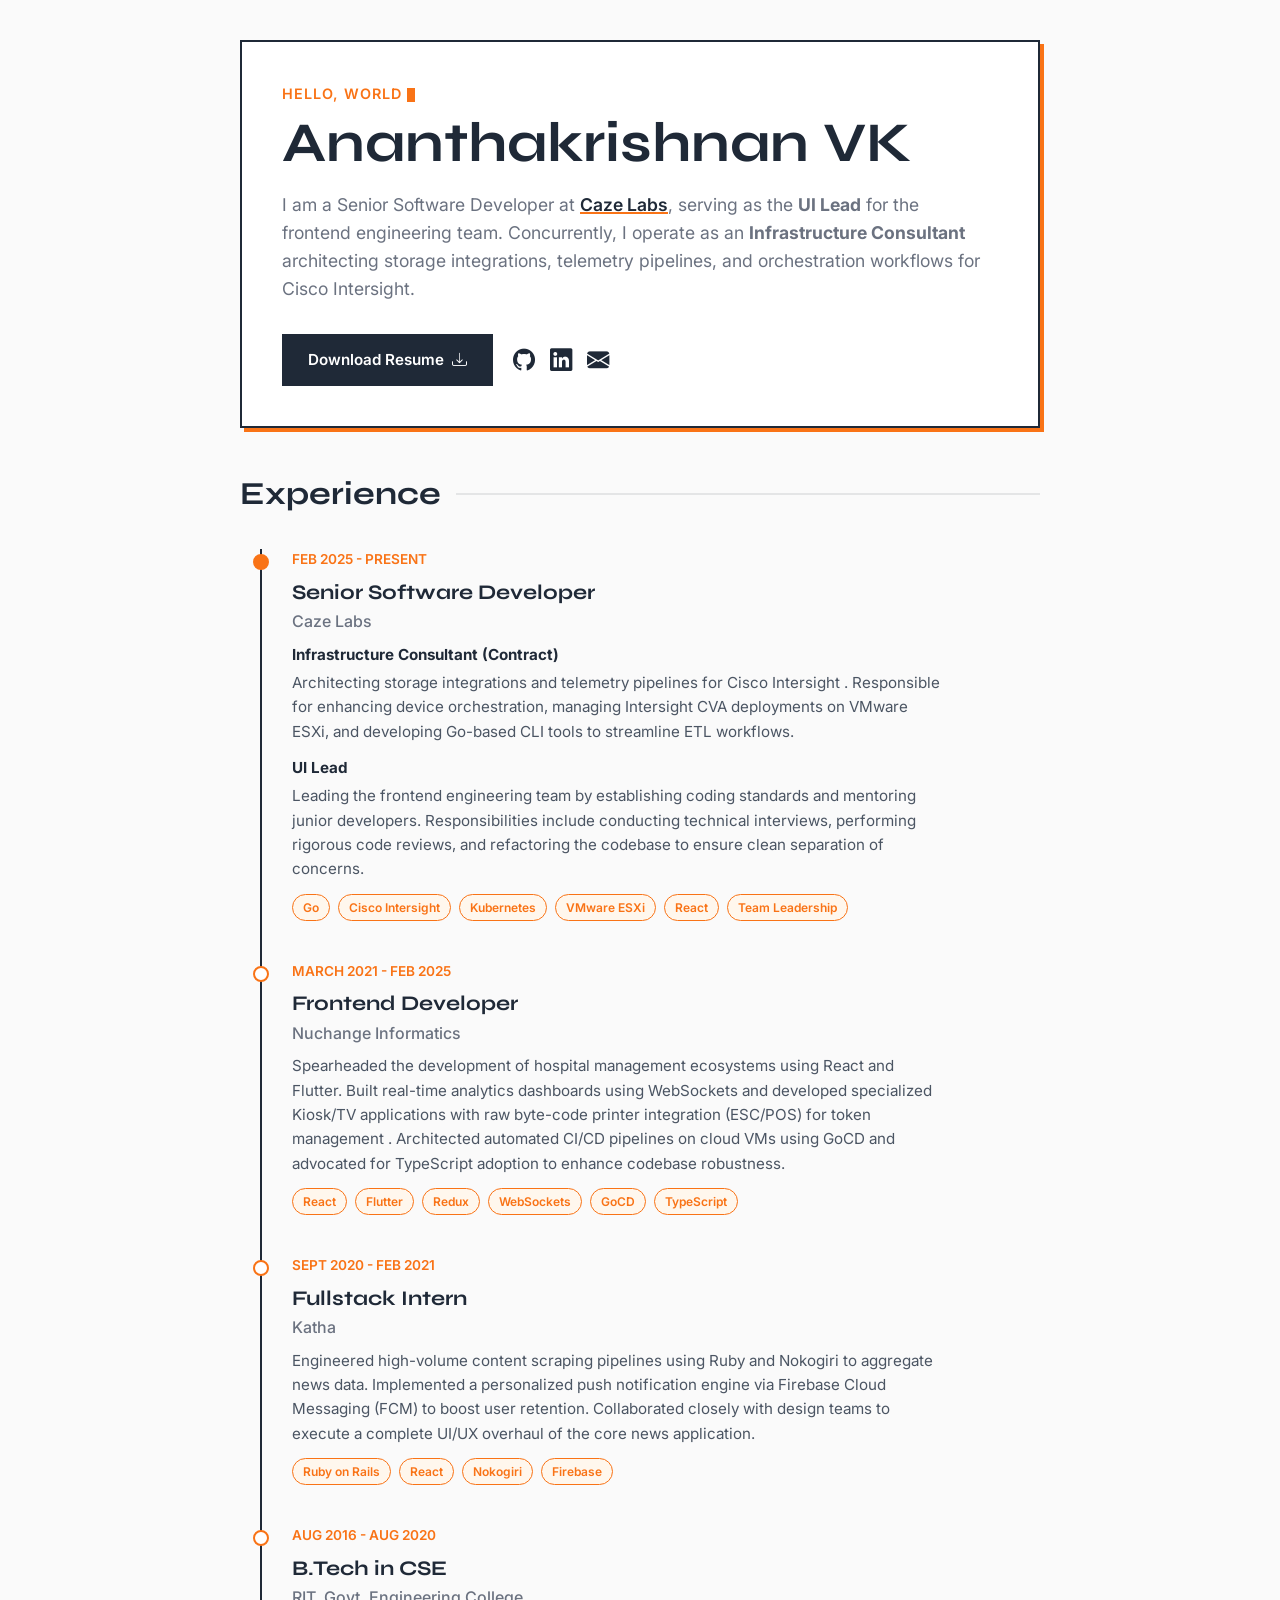
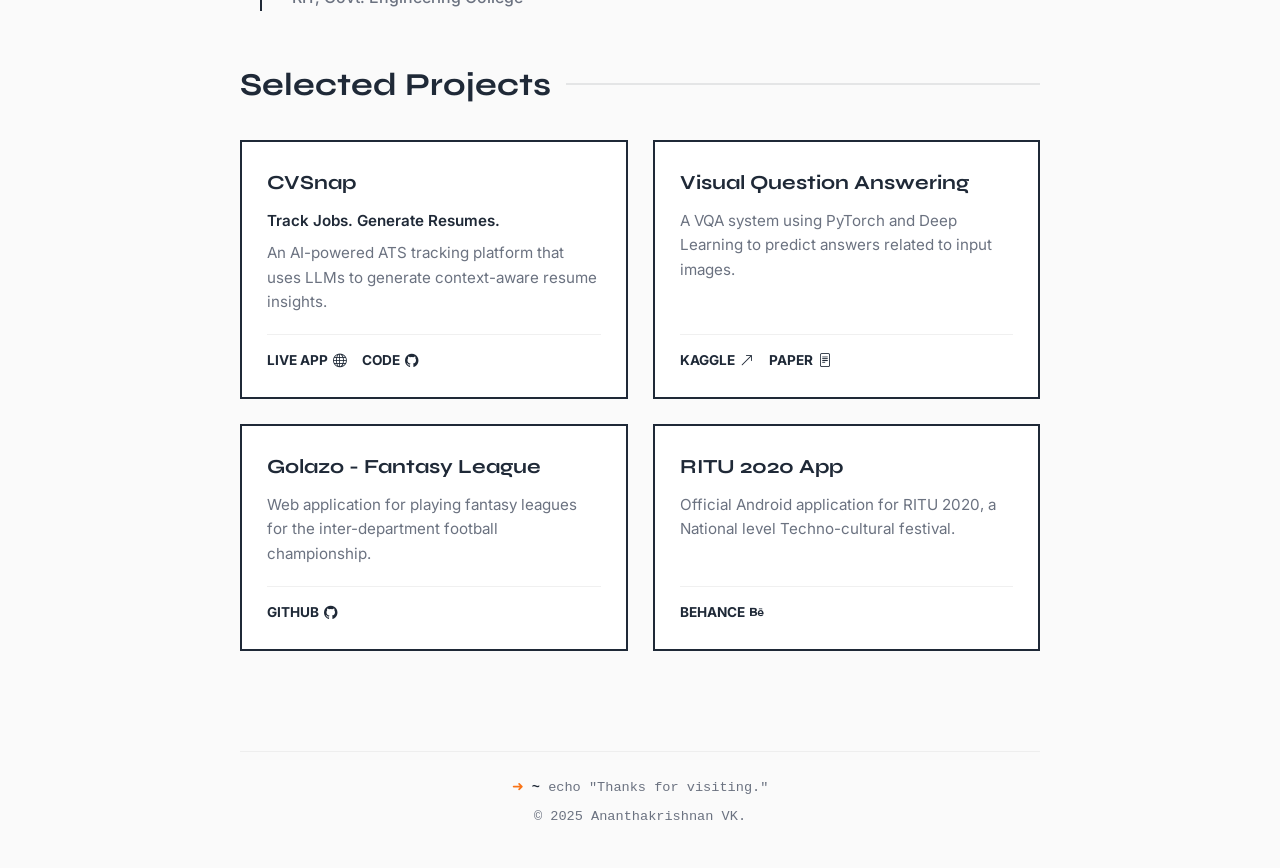
<file: index.html>
<!DOCTYPE html>
<html lang="en">

<head>
  <meta charset="UTF-8">
  <meta name="viewport" content="width=device-width, initial-scale=1.0">

  <title>Ananthakrishnan VK | Senior Software Developer</title>
  <meta name="description"
    content="Senior Software Developer at Caze Labs. Specializing in React, Cisco Intersight integrations, and Data Pipelines.">
  <meta name="keywords" content="Ananthakrishnan VK, Caze Labs, Cisco Intersight, Telemetry, VMware ESXi, React, Go">
  <meta name="author" content="Ananthakrishnan VK">
  <meta name="theme-color" content="#f97316">

  <meta property="og:type" content="website">
  <meta property="og:url" content="https://krishna-ananth-vk.github.io/">
  <meta property="og:title" content="Ananthakrishnan VK | Senior Software Developer">
  <meta property="og:description"
    content="Specializing in React development and Infrastructure/Storage integrations for Cisco Intersight.">
  <meta property="og:image" content="https://krishna-ananth-vk.github.io/assets/og-image.jpg">

  <link rel="stylesheet" href="https://cdn.jsdelivr.net/npm/bootstrap-icons@1.11.3/font/bootstrap-icons.min.css">

  <link rel="preconnect" href="https://fonts.googleapis.com">
  <link rel="preconnect" href="https://fonts.gstatic.com" crossorigin>
  <link href="https://fonts.googleapis.com/css2?family=Inter:wght@400;500;600&family=Syne:wght@600;700&display=swap"
    rel="stylesheet">

  <style>
    :root {

      --bg-body: #fafafa;
      --bg-card: #ffffff;
      --text-main: #1f2937;
      --text-muted: #6b7280;


      --accent: #f97316;
      --accent-light: #fff7ed;

      --border-color: #1f2937;
      --border-width: 2px;

      --shadow-hard: 4px 4px 0px 0px var(--accent);
      --shadow-hover: 2px 2px 0px 0px var(--accent);

      --font-heading: 'Syne', sans-serif;
      --font-body: 'Inter', sans-serif;

      --container-width: 800px;
    }


    * {
      box-sizing: border-box;
      margin: 0;
      padding: 0;
    }

    body {
      font-family: var(--font-body);
      background-color: var(--bg-body);
      color: var(--text-main);
      line-height: 1.6;
      padding: 40px 20px;
    }

    a {
      text-decoration: none;
      color: inherit;
      transition: 0.2s;
    }


    .container {
      max-width: var(--container-width);
      margin: 0 auto;
      display: flex;
      flex-direction: column;
      gap: 40px;
    }


    .header {
      background-color: var(--bg-card);
      padding: 40px;
      border: var(--border-width) solid var(--border-color);
      box-shadow: var(--shadow-hard);
      text-align: left;
    }

    .welcome-note {
      font-weight: 600;
      font-size: 0.9rem;
      text-transform: uppercase;
      letter-spacing: 1px;
      color: var(--accent);
      margin-bottom: 5px;
    }

    .title {
      font-family: var(--font-heading);
      font-size: 3.5rem;
      line-height: 1;
      font-weight: 700;
      margin: 10px 0 20px 0;
      color: var(--text-main);
    }

    @media (max-width: 600px) {
      .title {
        font-size: 2.5rem;
      }
    }

    .intro-text {
      font-size: 1.1rem;
      color: var(--text-muted);
      max-width: 700px;
      margin-bottom: 30px;
    }

    .highlight {
      font-weight: 600;
      color: var(--text-main);
      text-decoration: underline;
      text-decoration-color: var(--accent);
      text-decoration-thickness: 2px;
    }


    .actions {
      display: flex;
      flex-wrap: wrap;
      gap: 20px;
      align-items: center;
    }

    .btn-main {
      display: inline-flex;
      align-items: center;
      gap: 8px;
      background: var(--text-main);
      color: white;
      padding: 12px 24px;
      font-weight: 600;
      border: 2px solid var(--text-main);
      font-size: 0.95rem;
    }

    .btn-main:hover {
      background: var(--accent);
      border-color: var(--accent);
      color: white;
      box-shadow: 4px 4px 0px 0px rgba(0, 0, 0, 0.1);
      transform: translateY(-2px);
    }

    .social-links {
      display: flex;
      gap: 15px;
    }

    .social-icon {
      font-size: 1.4rem;
      color: var(--text-main);
    }

    .social-icon:hover {
      color: var(--accent);
      transform: scale(1.1);
    }


    .section-title {
      font-family: var(--font-heading);
      font-size: 2rem;
      font-weight: 700;
      margin-bottom: 30px;
      display: flex;
      align-items: center;
      gap: 15px;
    }

    .section-title::after {
      content: '';
      flex: 1;
      height: 2px;
      background-color: var(--border-color);
      opacity: 0.1;
    }


    .timeline-container {
      padding: 0 10px;
    }

    .timeline {
      position: relative;
      border-left: 2px solid var(--border-color);
      padding-left: 30px;
      margin-left: 10px;
    }

    .timeline-item {
      position: relative;
      margin-bottom: 40px;
    }

    .timeline-item:last-child {
      margin-bottom: 0;
    }

    .marker {
      position: absolute;
      left: -39px;
      top: 5px;
      width: 16px;
      height: 16px;
      background: var(--bg-card);
      border: 2px solid var(--accent);
      border-radius: 50%;
    }

    .marker.current {
      background: var(--accent);
    }

    .period {
      font-size: 0.85rem;
      font-weight: 600;
      text-transform: uppercase;
      color: var(--accent);
      margin-bottom: 5px;
      display: block;
    }

    .role {
      font-family: var(--font-heading);
      font-size: 1.3rem;
      font-weight: 700;
      color: var(--text-main);
    }

    .org {
      font-size: 1rem;
      font-weight: 500;
      color: var(--text-muted);
      margin-bottom: 8px;
      display: block;
    }


    .job-desc {
      font-size: 0.95rem;
      color: #4b5563;
      margin-bottom: 12px;
      max-width: 650px;
    }

    .tags {
      display: flex;
      flex-wrap: wrap;
      gap: 8px;
      margin-top: 10px;
    }

    .tag {
      font-size: 0.75rem;
      font-weight: 600;
      background: var(--accent-light);
      color: var(--accent);
      border: 1px solid var(--accent);
      padding: 3px 10px;
      border-radius: 20px;
    }

    code.snippet {
      display: block;
      background: #f3f4f6;
      padding: 15px;
      border-radius: 4px;
      font-family: monospace;
      border-left: 3px solid var(--accent);
      color: #4b5563;
    }


    .project-grid {
      display: grid;
      grid-template-columns: 1fr;
      gap: 25px;
    }

    @media (min-width: 768px) {
      .project-grid {
        grid-template-columns: 1fr 1fr;
      }
    }

    .project-card {
      background: var(--bg-card);
      border: var(--border-width) solid var(--border-color);
      padding: 25px;
      display: flex;
      flex-direction: column;
      justify-content: space-between;
      transition: all 0.2s ease;
      position: relative;
    }

    .project-card:hover {
      transform: translate(-3px, -3px);
      box-shadow: var(--shadow-hard);
      border-color: var(--accent);
    }

    .proj-name {
      font-family: var(--font-heading);
      font-size: 1.25rem;
      font-weight: 700;
      margin-bottom: 10px;
      color: var(--text-main);
    }

    .proj-desc {
      font-size: 0.95rem;
      color: var(--text-muted);
      margin-bottom: 20px;
    }

    .proj-links {
      display: flex;
      gap: 15px;
      margin-top: auto;
      border-top: 1px solid #f0f0f0;
      padding-top: 15px;
    }

    .proj-link {
      font-size: 0.85rem;
      font-weight: 700;
      text-transform: uppercase;
      display: flex;
      align-items: center;
      gap: 5px;
    }

    .proj-link:hover {
      color: var(--accent);
      text-decoration: underline;
    }

    .footer {
      margin-top: 60px;
      text-align: center;
      font-size: 0.85rem;
      color: var(--text-muted);
      border-top: 1px solid #eee;
      padding-top: 25px;
      /* Monospace for the nerdy terminal look */
      font-family: 'Courier New', Courier, monospace;
    }

    .cursor {
      display: inline-block;
      width: 8px;
      height: 14px;
      background-color: var(--accent);
      animation: blink 1s step-end infinite;
      vertical-align: middle;
      margin-left: 5px;
    }

    @keyframes blink {

      0%,
      100% {
        opacity: 1;
      }

      50% {
        opacity: 0;
      }
    }
  </style>
</head>

<body>
  <div class="container">

    <header class="header">
      <div class="welcome-note">
        Hello, world<span class="cursor"></span>
      </div>
      <h1 class="title">Ananthakrishnan VK</h1>
      <p class="intro-text">
        I am a Senior Software Developer at <span class="highlight">Caze Labs</span>, serving as the <strong>UI
          Lead</strong> for the frontend engineering team.
        Concurrently, I operate as an <strong>Infrastructure Consultant</strong> architecting storage integrations,
        telemetry pipelines, and orchestration workflows for Cisco Intersight.
      </p>

      <div class="actions">
        <a href="Resume.pdf" download="Ananthakrishnan_Resume.pdf" class="btn-main" title="Download Resume">
          Download Resume <i class="bi bi-download"></i>
        </a>

        <div class="social-links">
          <a href="http://www.github.com/krishna-ananth-vk" title="Github" class="social-icon">
            <i class="bi bi-github"></i>
          </a>
          <a href="https://linkedin.com/in/krishna-ananth-vk" class="social-icon" title="LinkedIn">
            <i class="bi bi-linkedin"></i>
          </a>
          <a href="mailto:krishnaananthvk@gmail.com" class="social-icon" title="Email">
            <i class="bi bi-envelope-fill"></i>
          </a>
        </div>
      </div>
    </header>

    <section>
      <h2 class="section-title">Experience</h2>
      <div class="timeline-container">
        <div class="timeline">
          <div class="timeline-item">
            <div class="marker current"></div>
            <div class="timeline-content">
              <span class="period">Feb 2025 - Present</span>
              <div class="role">Senior Software Developer</div>
              <span class="org">Caze Labs</span>

              <div class="job-desc" style="margin-bottom: 12px;">
                <strong style="color:var(--text-main); display:block; margin-bottom:4px;">
                  Infrastructure Consultant (Contract)
                </strong>
                Architecting storage integrations and telemetry pipelines for Cisco Intersight
                . Responsible for enhancing device orchestration, managing Intersight CVA deployments on
                VMware ESXi, and developing Go-based CLI tools to streamline ETL workflows.
              </div>

              <div class="job-desc">
                <strong style="color:var(--text-main); display:block; margin-bottom:4px;">
                  UI Lead
                </strong>
                Leading the frontend engineering team by establishing coding standards and mentoring junior
                developers. Responsibilities include conducting technical interviews, performing
                rigorous code reviews, and refactoring the codebase to ensure clean separation of concerns.
              </div>

              <div class="tags">
                <span class="tag">Go</span>
                <span class="tag">Cisco Intersight</span>
                <span class="tag">Kubernetes</span>
                <span class="tag">VMware ESXi</span>
                <span class="tag">React</span>
                <span class="tag">Team Leadership</span>
              </div>
            </div>
          </div>


          <div class="timeline-item">
            <div class="marker"></div>
            <div class="timeline-content">
              <span class="period">March 2021 - Feb 2025</span>
              <div class="role">Frontend Developer</div>
              <span class="org">Nuchange Informatics</span>

              <p class="job-desc">
                Spearheaded the development of hospital management ecosystems using React and Flutter. Built
                real-time analytics dashboards using WebSockets and developed specialized
                Kiosk/TV applications with raw byte-code printer integration (ESC/POS) for token management
                . Architected automated CI/CD pipelines on cloud VMs using GoCD
                and advocated for TypeScript adoption to enhance codebase robustness.
              </p>

              <div class="tags">
                <span class="tag">React</span>
                <span class="tag">Flutter</span>
                <span class="tag">Redux</span>
                <span class="tag">WebSockets</span>
                <span class="tag">GoCD</span>
                <span class="tag">TypeScript</span>
              </div>
            </div>
          </div>

          <div class="timeline-item">
            <div class="marker"></div>
            <div class="timeline-content">
              <span class="period">Sept 2020 - Feb 2021</span>
              <div class="role">Fullstack Intern</div>
              <span class="org">Katha</span>

              <p class="job-desc">
                Engineered high-volume content scraping pipelines using Ruby and Nokogiri to aggregate news
                data. Implemented a personalized push notification engine via Firebase Cloud
                Messaging (FCM) to boost user retention. Collaborated closely with design teams to
                execute a complete UI/UX overhaul of the core news application.
              </p>

              <div class="tags">
                <span class="tag">Ruby on Rails</span>
                <span class="tag">React</span>
                <span class="tag">Nokogiri</span>
                <span class="tag">Firebase</span>
              </div>
            </div>
          </div>

          <div class="timeline-item">
            <div class="marker"></div>
            <div class="timeline-content">
              <span class="period">Aug 2016 - Aug 2020</span>
              <div class="role">B.Tech in CSE</div>
              <span class="org">RIT, Govt. Engineering College</span>
            </div>
          </div>
        </div>
      </div>
    </section>

    <section>
      <h2 class="section-title">Selected Projects</h2>

      <div class="project-grid">

        <div class="project-card">
          <div>
            <div class="proj-name">CVSnap</div>
            <p class="proj-desc">
              <span style="display:block; margin-bottom:8px; color:var(--text-main); font-weight:600;">
                Track Jobs. Generate Resumes.
              </span>
              An AI-powered ATS tracking platform that uses LLMs to generate context-aware resume insights.
            </p>
          </div>
          <div class="proj-links">
            <a href="https://cvsnap.live/" target="_blank" class="proj-link">
              Live App <i class="bi bi-globe"></i>
            </a>
            <a href="https://github.com/krishna-ananth-vk/ats-ui" target="_blank" class="proj-link">
              Code <i class="bi bi-github"></i>
            </a>
          </div>
        </div>

        <div class="project-card">
          <div>
            <div class="proj-name">Visual Question Answering</div>
            <p class="proj-desc">A VQA system using PyTorch and Deep Learning to predict answers related to input
              images.</p>
          </div>
          <div class="proj-links">
            <a href="https://www.kaggle.com/nostringsattached/visualquestionanswering" target="_blank"
              class="proj-link">
              Kaggle <i class="bi bi-arrow-up-right"></i>
            </a>
            <a href="https://arxiv.org/abs/1505.00468" target="_blank" class="proj-link">
              Paper <i class="bi bi-file-text"></i>
            </a>
          </div>
        </div>

        <div class="project-card">
          <div>
            <div class="proj-name">Golazo - Fantasy League</div>
            <p class="proj-desc">Web application for playing fantasy leagues for the inter-department football
              championship.</p>
          </div>
          <div class="proj-links">
            <a href="https://github.com/the-code-builder/Golazo" target="_blank" class="proj-link">
              Github <i class="bi bi-github"></i>
            </a>
          </div>
        </div>

        <div class="project-card">
          <div>
            <div class="proj-name">RITU 2020 App</div>
            <p class="proj-desc">Official Android application for RITU 2020, a National level Techno-cultural festival.
            </p>
          </div>
          <div class="proj-links">
            <a href="https://www.behance.net/gallery/97534549/RITU-APP-DESIGN" target="_blank" class="proj-link">
              Behance <i class="bi bi-behance"></i>
            </a>
          </div>
        </div>

      </div>
    </section>

    <div class="footer">
      <div style="margin-bottom: 8px;">
        <span style="color:var(--accent)">➜</span>
        <span style="color:var(--text-main); font-weight:bold;">~</span>
        <span>echo "Thanks for visiting."</span>
      </div>
      <div>
        &copy; 2025 Ananthakrishnan VK.
      </div>
    </div>

  </div>
</body>

</html>
</file>
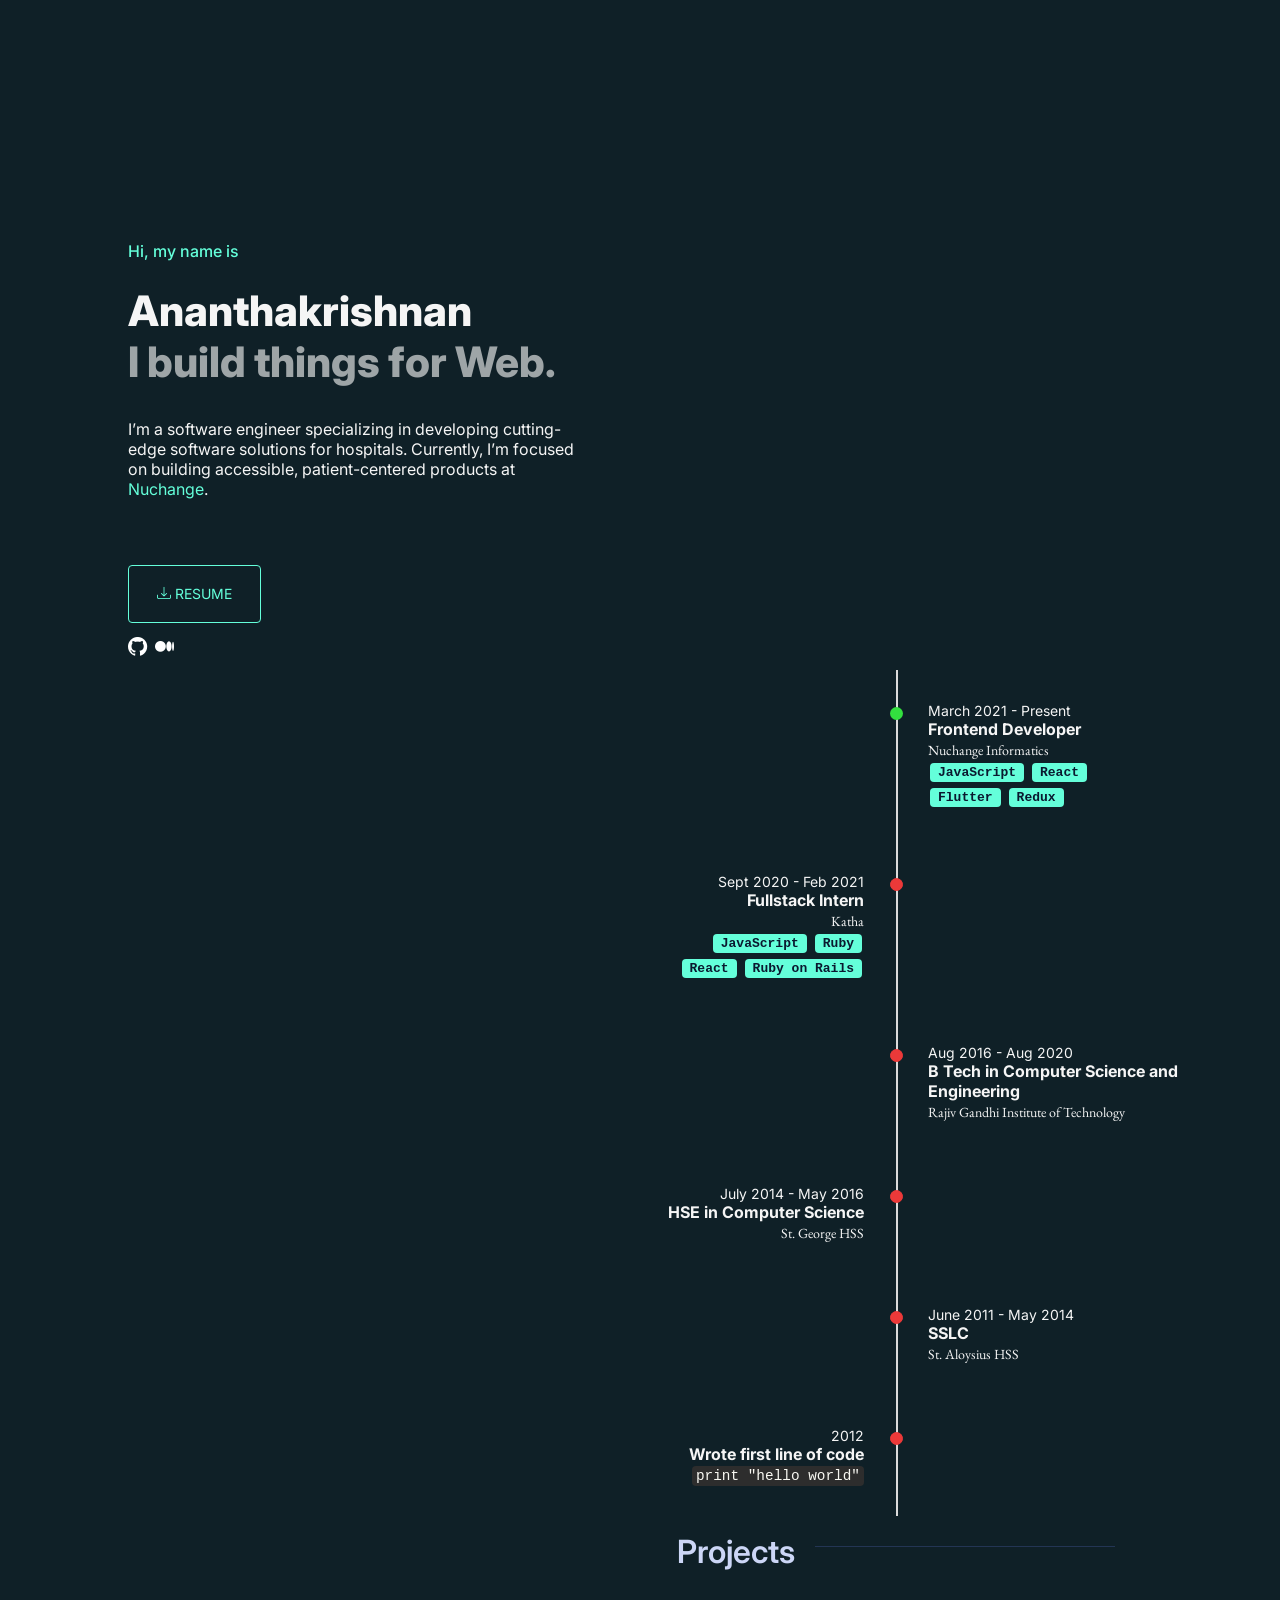
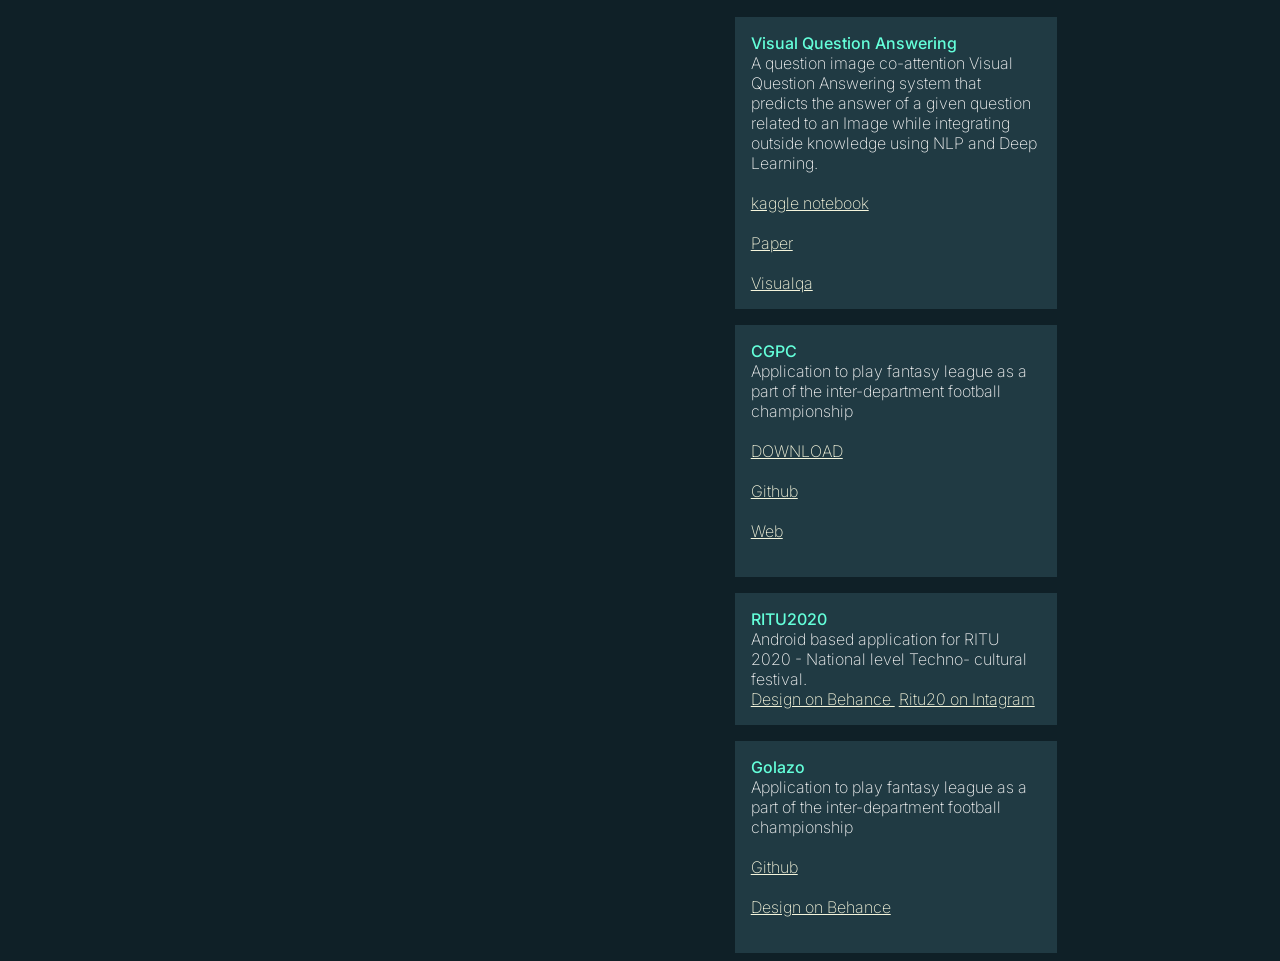
<file: v1.html>
<!DOCTYPE html>
<html lang="en">

<head>
  <meta charset="UTF-8" />
  <meta name="viewport" content="width=device-width, initial-scale=1.0" />
  <link rel="stylesheet" href="style.css" />
  <script src="script.js"></script>
  <link rel="stylesheet" href="https://cdn.jsdelivr.net/npm/bootstrap-icons@1.11.3/font/bootstrap-icons.min.css" />
  <title>Ananthakrishnan VK</title>
</head>

<body>
  <div class="container">
    <div class="banner">
      <div class="welcome-note">Hi, my name is</div>
      <div class="title">Ananthakrishnan</div>
      <div class="caption">I build things for Web.</div>
      <div class="introduction">
        I’m a software engineer specializing in developing cutting-edge
        software solutions for hospitals. Currently, I’m focused on building
        accessible, patient-centered products at
        <span class="company">Nuchange</span>.
      </div>
      <div>
        <div>
          <a href="Resume.pdf" download="Ananthakrishnan's Resume.pdf" class="resume" title="Download Resume">
            <span class="">
              <i class="bi bi-download"></i>
              Resume
            </span>
          </a>
        </div>
      </div>
      <div class="social">
        <a href="http://www.github.com/krishna-ananth-vk" title="Github" class="social-item">
          <i class="bi bi-github"></i>
        </a>
        <a href="https://medium.com/@krishnaananthvk" class="social-item" title="Medium">
          <i class="bi bi-medium"></i>
        </a>
        <br />
      </div>
    </div>
    <div class="profile">
      <div class="tile timeline">
        <div class="timeline-item">
          <div class="marker green"></div>
          <div class="content">
            <p class="period">March 2021 - Present</p>
            <p>
              <span class="job-title">Frontend Developer</span>
              <br />
              <span class="company-title">Nuchange Informatics</span>
              <br />
              <span class="language-tag">JavaScript</span>
              <span class="language-tag">React</span>
              <br />
              <span class="language-tag">Flutter</span>
              <span class="language-tag">Redux</span>
            </p>
          </div>
        </div>
        <div class="timeline-item">
          <div class="marker"></div>
          <div class="content">
            <p class="period">Sept 2020 - Feb 2021</p>

            <span class="job-title">Fullstack Intern</span>
            <br />
            <span class="company-title">Katha</span>
            <br />
            <span class="language-tag">JavaScript</span>
            <span class="language-tag">Ruby</span>
            <br />
            <span class="language-tag">React</span>
            <span class="language-tag">Ruby on Rails</span>
          </div>
        </div>
        <div class="timeline-item">
          <div class="marker"></div>
          <div class="content">
            <p class="period">Aug 2016 - Aug 2020</p>
            <p>
              <span class="job-title">
                B Tech in Computer Science and Engineering
              </span>
              <br />
              <span class="company-title">Rajiv Gandhi Institute of Technology</span>
            </p>
          </div>
        </div>
        <div class="timeline-item">
          <div class="marker"></div>
          <div class="content">
            <p class="period">July 2014 - May 2016</p>
            <p>
              <span class="job-title"> HSE in Computer Science </span>
              <br />
              <span class="company-title">St. George HSS</span>
            </p>
          </div>
        </div>
        <div class="timeline-item">
          <div class="marker"></div>
          <div class="content">
            <p class="period">June 2011 - May 2014</p>
            <p>
              <span class="job-title"> SSLC </span>
              <br />
              <span class="company-title"> St. Aloysius HSS</span>
            </p>
          </div>
        </div>
        <div class="timeline-item">
          <div class="marker"></div>
          <div class="content">
            <p class="period">2012</p>
            <p>
              <span class="job-title"> Wrote first line of code </span>
              <br />
              <code>print "hello world"</code>
            </p>
          </div>
        </div>
      </div>
      <div class="project-section">
        <div>
          <h2 class="project-heading">Projects</h2>
        </div>
        <div class="tile proj">
          <div class="p-item">
            <div class="proj-title">Visual Question Answering</div>

            A question image co-attention Visual Question Answering system
            that predicts the answer of a given question related to an Image
            while integrating outside knowledge using NLP and Deep Learning.

            <br />
            <br />

            <a href="https://www.kaggle.com/nostringsattached/visualquestionanswering" target="_new">kaggle notebook <i
                class="fas fa-external-link-alt"></i>
            </a>
            <br />
            <br />

            <a href="https://arxiv.org/abs/1505.00468" target="_new">Paper <i class="fas fa-external-link-alt"></i></a>
            <br />
            <br />
            <a href="https://www.visualqa.org" target="_new">Visualqa <i class="fas fa-external-link-alt"></i></a>
          </div>
        </div>

        <div class="tile proj">
          <div class="p-item">
            <div class="proj-title">CGPC</div>

            Application to play fantasy league as a part of the
            inter-department football championship

            <br />
            <br />
            <a href="https://github.com/the-code-builder/CGPC/blob/master/app/build/outputs/apk/debug/app-debug.apk"
              target="_new">DOWNLOAD<i class="fas fa-external-link-alt"></i>
            </a>

            <br /><br />
            <a href="https://github.com/the-code-builder/CGPC" target="_new">Github<i
                class="fas fa-external-link-alt"></i>
            </a>
            <br />
            <br />

            <a href="https://cgpc-6615.web.app/" target="_new">Web <i class="fas fa-external-link-alt"></i></a>
            <br />
            <br />
          </div>
        </div>
        <div class="tile proj">
          <div class="p-item">
            <div class="proj-title">RITU2020</div>

            Android based application for RITU 2020 - National level Techno-
            cultural festival.

            <div class="links">
              <a href="https://www.behance.net/gallery/97534549/RITU-APP-DESIGN" target="_new">Design on Behance <i
                  class="fas fa-external-link-alt"></i></a>

              <a href="https://www.instagram.com/rit.utsav/g" target="_new">Ritu20 on Intagram<i
                  class="fas fa-external-link-alt"></i></a>
            </div>
          </div>
        </div>
        <div class="tile proj">
          <div class="p-item">
            <div class="proj-title">Golazo</div>
            Application to play fantasy league as a part of the
            inter-department football championship

            <br />
            <br />

            <a href="https://github.com/the-code-builder/Golazo" target="_new">Github<i
                class="fas fa-external-link-alt"></i>
            </a>
            <br />
            <br />

            <a href="https://www.behance.net/gallery/97534549/RITU-APP-DESIGN" target="_new">Design on Behance <i
                class="fas fa-external-link-alt"></i></a>
            <br />
            <br />
          </div>
        </div>
      </div>
    </div>
  </div>

  <script></script>
</body>

</html>
</file>
<file: style.css>
@import url('https://fonts.googleapis.com/css2?family=Inter:ital,opsz,wght@0,14..32,100..900;1,14..32,100..900&display=swap');
@import url('https://fonts.googleapis.com/css2?family=Baskervville+SC&family=EB+Garamond:ital,wght@0,400..800;1,400..800&display=swap');

:root {
    --dark-navy: #020c1b;
    --navy: #0a192f;
    --light-navy: #112240;
    --lightest-navy: #233554;
    --navy-shadow: rgba(2,12,27,0.7);
    --dark-slate: #495670;
    --slate: #8892b0;
    --light-slate: #a8b2d1;
    --lightest-slate: #ccd6f6;
    --white: #e6f1ff;
    --green: #64ffda;
    --green-tint: rgba(100,255,218,0.1);
    --pink: #f57dff;
    --blue: #57cbff;
    --font-sans: 'Calibre','Inter','San Francisco','SF Pro Text',-apple-system,system-ui,sans-serif;
    --font-mono: 'SF Mono','Fira Code','Fira Mono','Roboto Mono',monospace;
    --fz-xxs: 12px;
    --fz-xs: 13px;
    --fz-sm: 14px;
    --fz-md: 16px;
    --fz-lg: 18px;
    --fz-xl: 20px;
    --fz-xxl: 22px;
    --fz-heading: 32px;
    --border-radius: 4px;
    --nav-height: 100px;
    --nav-scroll-height: 70px;
    --tab-height: 42px;
    --tab-width: 120px;
    --easing: cubic-bezier(0.645,0.045,0.355,1);
    --transition: all 0.25s cubic-bezier(0.645,0.045,0.355,1);
    --hamburger-width: 30px;
    --ham-before: top 0.1s ease-in 0.25s,opacity 0.1s ease-in;
    --ham-before-active: top 0.1s ease-out,opacity 0.1s ease-out 0.12s;
    --ham-after: bottom 0.1s ease-in 0.25s,transform 0.22s cubic-bezier(0.55,0.055,0.675,0.19);
    --ham-after-active: bottom 0.1s ease-out,transform 0.22s cubic-bezier(0.215,0.61,0.355,1) 0.12s;
}

*{
    margin: 0px;
    padding: 0px;
    box-sizing: border-box;
    font-family: Inter;
}
body{
    background: #0F2027;  /* fallback for old browsers */
    /* background: -webkit-linear-gradient(to left, #2C5364, #203A43, #0F2027);  Chrome 10-25, Safari 5.1-6 */
    background:  #0F2027; /* Chrome 10-25, Safari 5.1-6 */
    
}
.banner{
    position: fixed;
    padding-left: 10%;
    width: 100vw;
    height: 100vh;
    flex-direction: column;
    z-index: -1;
    display: flex;
    justify-content: center;
    /* background:rgb(34, 29, 29); */
    /* background: greenyellow; */
    background: #0F2027;  /* fallback for old browsers */
    
   
}
.welcome-note{
    font-size: 16px;
    font-weight: 500;
    color: #64ffda;
    z-index: 999;   
    margin-bottom: 24px;
}
.title{
    font-size: 42px;
    font-weight: 800;
    color: whitesmoke;
    z-index: 999;
}
.caption{
    font-size: 42px;
    font-weight: 800;
    z-index: 999;
    margin-bottom: 32px;
    color: rgba(245, 245, 245, 0.622);
}

.introduction {
    font-size: 16px;
    color: whitesmoke;
    z-index: 999;   
    margin-bottom: 16px;
    width: 35vw;
}
.company{
    color: #64ffda;
}

.resume{
    position: relative;
    color: var(--green);
    background-color: transparent;
    border: 1px solid var(--green);
    border-radius: var(--border-radius);
    padding: 1.25rem 1.75rem;
    font-size: var(--fz-sm);
    font-family: Consolas, "Courier New", monospace;
    line-height: 1;
    text-decoration: none;
    transition: var(--transition);
    margin-top: 50px;
    text-transform: uppercase;
    display: inline-block;
}
.resume::before{
    content: "";
    position: absolute;
    top: 0;
    left: 0;
    width: 100%;
    height: 100%;
    background-color: var(--green);
    z-index: -1;
    transform: scaleX(0);
    transform-origin: left;
    transition: transform 0.4s ease;
}

.resume:hover{
   color: var(--navy);
}
.resume:hover::before {
    transform: scaleX(1);
}


.tagline{
    color: green;
    z-index: 999;
    display: flex;
    align-items: center;
}
.fa-angle-double-right{
    vertical-align: middle;
    
    
}


.social{
    display: flex;
    flex-direction: row;
    
    margin-top: 12px;
    color: white;
}
.social a:visited{
    color: white;
}
.social .fab{
    margin-right: 12px;
}
.fab{
    font-size: 1.5rem;
    
}


.profile{
    margin-top: 70vh;
    width: 60vw;
    align-items: center;
    display: flex;
    flex-direction: column;
    float: right;
}


a{
    color: white;
}


.period {
    font-size: 14px;
}

.job-title{
    font-size: 16px;
    font-weight: bold;
}
.company-title{
    font-size: 14px;
    font-family: "EB Garamond", serif;
}

code {
    font-family: Consolas, "Courier New", monospace;
    background-color: #2d2d2d;
    color: #f8f8f2;
    padding: 2px 4px;
    border-radius: 4px;
    font-size: 90%;
}

.language-tag {
    display: inline-block;
    font-family: Consolas, "Courier New", monospace;
    background-color: var(--green);
    color: var(--navy);
    padding: 2px 8px;
    margin: 2px;
    border-radius: 4px;
    font-size: 13px;
    font-weight: bold;
    margin-top: 4px;
}

.social-item{
    margin-right: 8px;
}
.social-item > i {
    font-size: 1.2rem;
}

.timeline{

    color: whitesmoke;
    display: flex;
    justify-content: center;
    flex-direction: column;
    width: 100%;
    padding-top: 32px;
    margin-bottom: 64px;
}
.timeline-item {
    align-self: flex-end;
    position: relative;
    width: 50%;
    padding: 32px;
}

.timeline-item::before{
    content: "";
    background-color: #dbdbdb;
    display: block;
    width: .1em;
    height: 100%;
    position: absolute;
    left: 0;
    top: 0;
}

.timeline-item:nth-child(2n) {
    align-self: flex-start;
    margin-left: 0;
    text-align: end;
    margin-right: 2em;
}

.timeline-item:nth-child(2n)::before{
    right: -.1em;
    left: auto;
}

.marker {
    position: absolute;
    background: #eb3939;
    border: .1em solid #eb3939;
    border-radius: 100%;
    content: "";
    display: block;
    height: .8em;
    left: -.35em;
    top: 2.3rem;
    width: .8em;
}

.timeline-item:nth-child(2n) .marker {
    left: auto;
    right: -.45em;
}

.green{
    background: #33e03f;
    border: #33e03f;
}

.project-section{
    width: 40vw;
    display: flex;
    flex-direction: column;
    align-items: center;
}


.project-heading {
    display: flex;
    -webkit-box-align: center;
    align-items: center;
    position: relative;
    margin: 10px 0px 40px;
    width: 100%;
    font-size: clamp(26px, 5vw, var(--fz-heading));
    white-space: nowrap;
    font-weight: 600;
    color: var(--lightest-slate);
    line-height: 1.1;
}

.project-heading::after {
    content: "";
    display: block;
    position: relative;
    top: -5px;
    width: 300px;
    height: 1px;
    margin-left: 20px;
    background-color: var(--lightest-navy);
}

.tile{
    margin: 8px;
    z-index: 100;
}

.proj-title{
    font-weight: 500;
    color: var(--green);
}


.proj{
    width: 70%;
    text-align: left;
    font-size: 32px;
    color: whitesmoke;
    font-weight: 200;
}

.p-item{
    margin: auto;
    width: 90%;
    background-color: #203A43;
    font-size: 16px;
    padding: 16px;
}
.p-item h4{
    text-align: center;
    padding: 16px;
}

.p-item a{
    color: beige;
    margin-right: 4px;
    margin-top: 4px;
}

.p-item .fas{
    font-size: 12px;
}

.p-item img{
    display: block;
    margin-left: auto;
    margin-right: auto;
}




@media screen and (max-width: 1024px) {

    .banner{
        position: relative;
    }

    .profile{
        margin-top: -70px;
        width: 100vw;
    }
    .introduction {
        width:80vw;
    }


}
</file>
